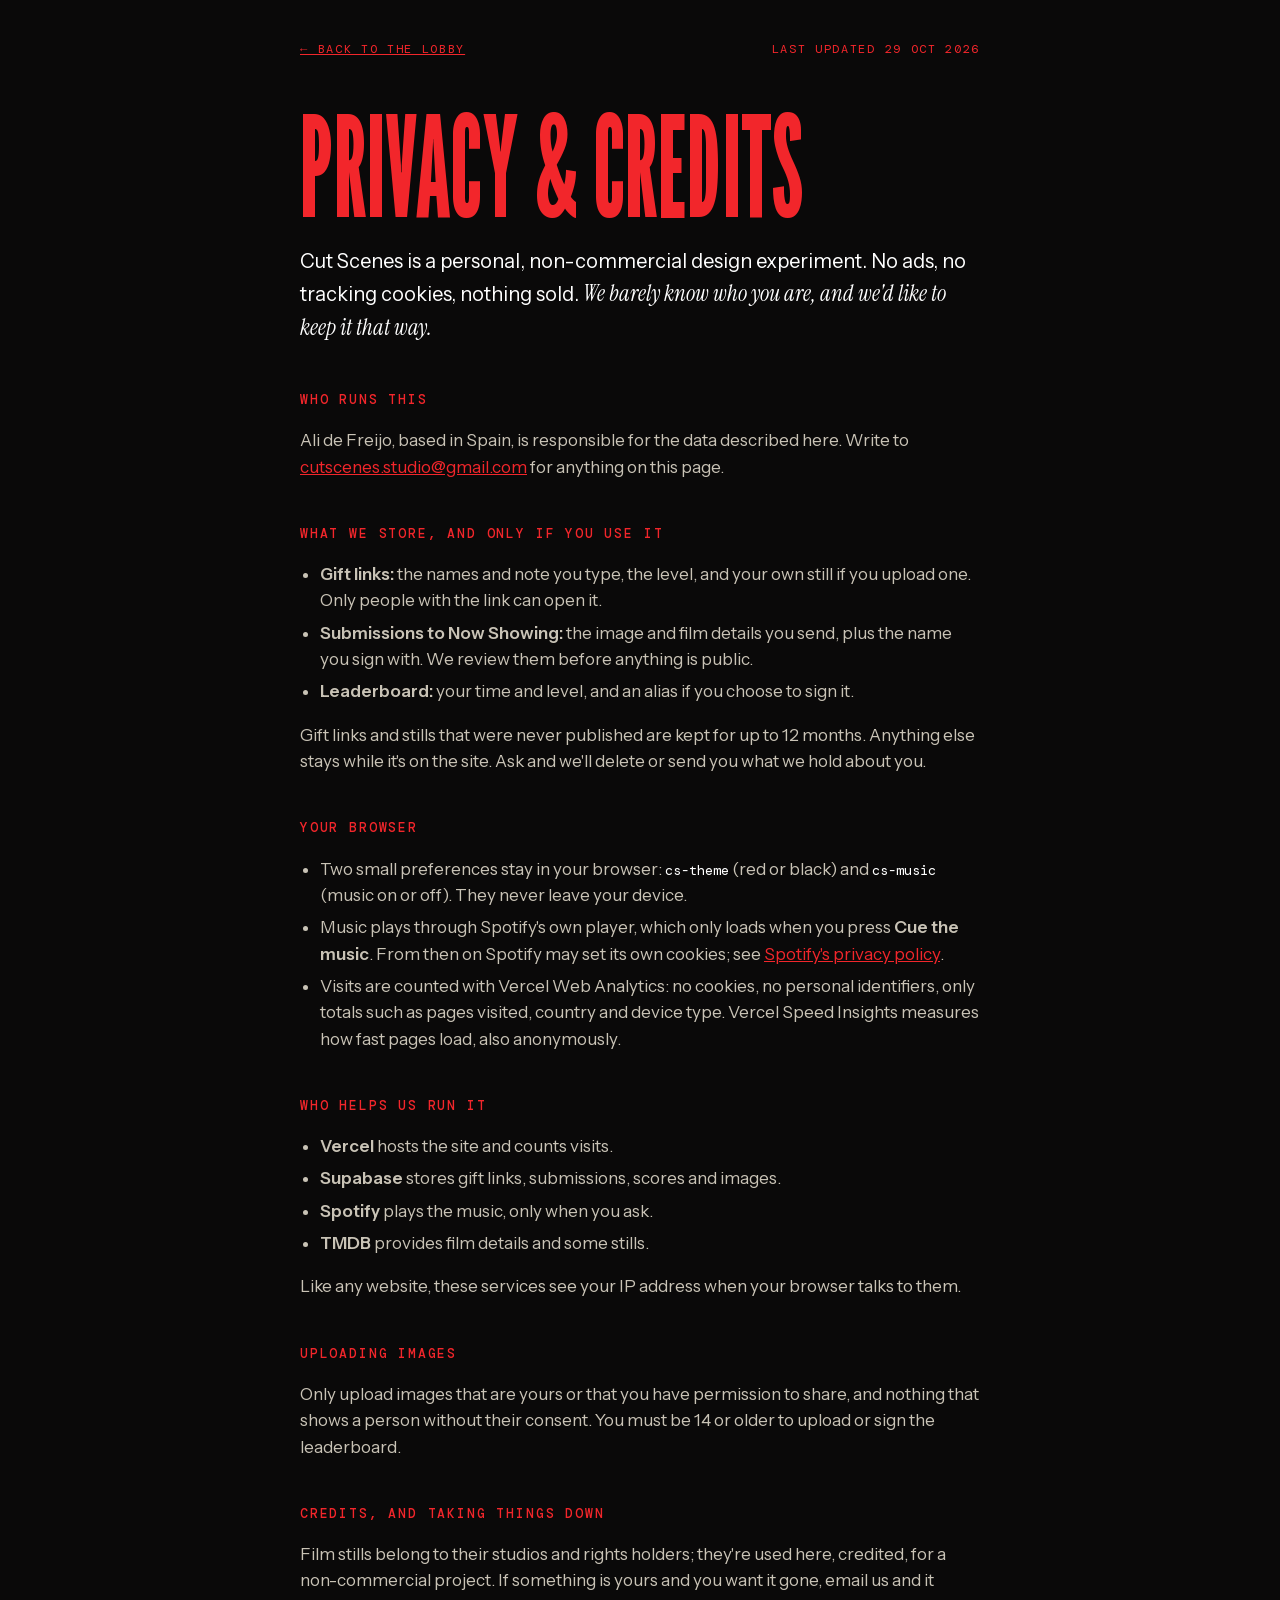
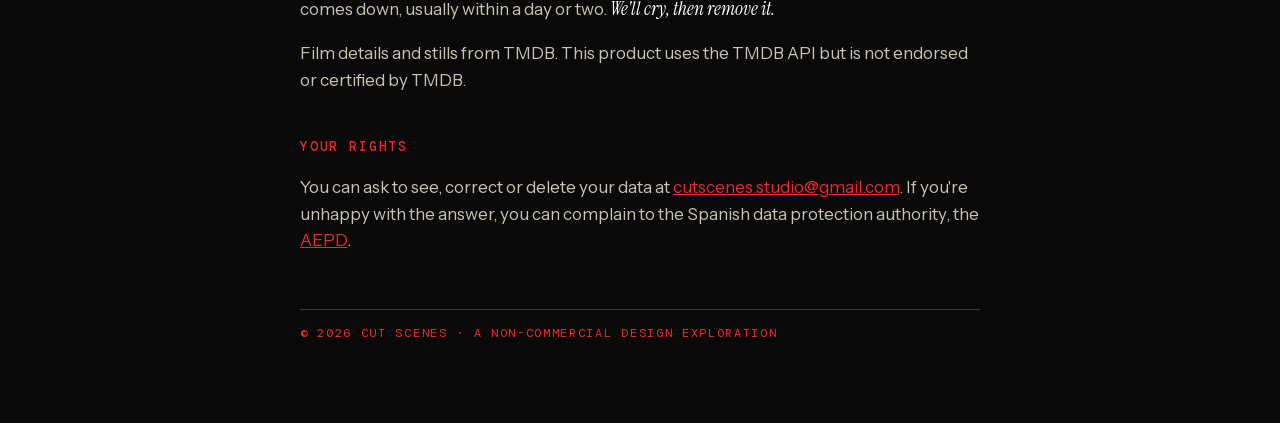
<file: privacy.html>
<!doctype html>
<html lang="en">
<head>
<meta charset="utf-8">
<meta name="viewport" content="width=device-width,initial-scale=1">
<title>Privacy &amp; credits · Cut Scenes</title>
<meta name="description" content="What Cut Scenes stores, what it doesn't, and who to ask to remove something.">
<link rel="icon" href="/icons/favicon-32.png" sizes="32x32" type="image/png">
<link rel="stylesheet" href="/css/fonts.css">
<style>
  :root{--bg:#0A0909;--ink:#F2262B;--soft:#c9c3b6}
  html{background:var(--bg)}
  body{margin:0;color:var(--soft);font-family:"Instrument Sans",system-ui,sans-serif;font-size:17px;line-height:1.55}
  main{max-width:680px;margin:0 auto;padding:40px 20px 80px}
  a{color:var(--ink)}
  .top{display:flex;justify-content:space-between;align-items:center;margin-bottom:48px}
  .mono{font-family:"DM Mono",ui-monospace,monospace;font-size:12px;letter-spacing:.14em;text-transform:uppercase;color:var(--ink)}
  h1{font-family:"League Gothic",Impact,sans-serif;font-variation-settings:"wdth" 75;font-weight:400;text-transform:uppercase;color:var(--ink);font-size:clamp(72px,16vw,140px);line-height:.85;margin:0 0 20px}
  h2{font-family:"DM Mono",ui-monospace,monospace;font-weight:500;font-size:13px;letter-spacing:.14em;text-transform:uppercase;color:var(--ink);margin:44px 0 10px}
  em{font-family:"Instrument Serif",serif;font-size:1.12em;color:#fff}
  ul{padding-left:20px}li{margin:6px 0}
  .lead{font-size:20px;color:#fff}
  code{font-family:"DM Mono",monospace;font-size:14px;color:#fff}
  footer{margin-top:56px;border-top:1px solid #3a3833;padding-top:14px}
</style>
</head>
<body>
<main>
  <div class="top"><a class="mono" href="/">← Back to the lobby</a><span class="mono">Last updated 29 Oct 2026</span></div>
  <h1>Privacy &amp; credits</h1>
  <p class="lead">Cut Scenes is a personal, non-commercial design experiment. No ads, no tracking cookies, nothing sold. <em>We barely know who you are, and we'd like to keep it that way.</em></p>

  <h2>Who runs this</h2>
  <p>Ali de Freijo, based in Spain, is responsible for the data described here. Write to <a href="mailto:cutscenes.studio@gmail.com">cutscenes.studio@gmail.com</a> for anything on this page.</p>

  <h2>What we store, and only if you use it</h2>
  <ul>
    <li><b>Gift links:</b> the names and note you type, the level, and your own still if you upload one. Only people with the link can open it.</li>
    <li><b>Submissions to Now Showing:</b> the image and film details you send, plus the name you sign with. We review them before anything is public.</li>
    <li><b>Leaderboard:</b> your time and level, and an alias if you choose to sign it.</li>
  </ul>
  <p>Gift links and stills that were never published are kept for up to 12 months. Anything else stays while it's on the site. Ask and we'll delete or send you what we hold about you.</p>

  <h2>Your browser</h2>
  <ul>
    <li>Two small preferences stay in your browser: <code>cs-theme</code> (red or black) and <code>cs-music</code> (music on or off). They never leave your device.</li>
    <li>Music plays through Spotify's own player, which only loads when you press <b>Cue the music</b>. From then on Spotify may set its own cookies; see <a href="https://www.spotify.com/legal/privacy-policy/" rel="noopener">Spotify's privacy policy</a>.</li>
    <li>Visits are counted with Vercel Web Analytics: no cookies, no personal identifiers, only totals such as pages visited, country and device type. Vercel Speed Insights measures how fast pages load, also anonymously.</li>
  </ul>

  <h2>Who helps us run it</h2>
  <ul>
    <li><b>Vercel</b> hosts the site and counts visits.</li>
    <li><b>Supabase</b> stores gift links, submissions, scores and images.</li>
    <li><b>Spotify</b> plays the music, only when you ask.</li>
    <li><b>TMDB</b> provides film details and some stills.</li>
  </ul>
  <p>Like any website, these services see your IP address when your browser talks to them.</p>

  <h2>Uploading images</h2>
  <p>Only upload images that are yours or that you have permission to share, and nothing that shows a person without their consent. You must be 14 or older to upload or sign the leaderboard.</p>

  <h2>Credits, and taking things down</h2>
  <p>Film stills belong to their studios and rights holders; they're used here, credited, for a non-commercial project. If something is yours and you want it gone, email us and it comes down, usually within a day or two. <em>We'll cry, then remove it.</em></p>
  <p>Film details and stills from TMDB. This product uses the TMDB API but is not endorsed or certified by TMDB.</p>

  <h2>Your rights</h2>
  <p>You can ask to see, correct or delete your data at <a href="mailto:cutscenes.studio@gmail.com">cutscenes.studio@gmail.com</a>. If you're unhappy with the answer, you can complain to the Spanish data protection authority, the <a href="https://www.aepd.es" rel="noopener">AEPD</a>.</p>

  <footer class="mono">© 2026 Cut Scenes · A non-commercial design exploration</footer>
</main>
</body>
</html>
</file>
<file: css/fonts.css>
/* Fonts served from this site (no Google Fonts request, so no visitor IP goes to Google).
   Source: Google Fonts, SIL Open Font License. */
/* latin-ext */
@font-face {
  font-family: 'DM Mono';
  font-style: normal;
  font-weight: 400;
  font-display: swap;
  src: url(../fonts/DMMono-normal-400-latin-ext.woff2) format('woff2');
  unicode-range: U+0100-02BA, U+02BD-02C5, U+02C7-02CC, U+02CE-02D7, U+02DD-02FF, U+0304, U+0308, U+0329, U+1D00-1DBF, U+1E00-1E9F, U+1EF2-1EFF, U+2020, U+20A0-20AB, U+20AD-20C4, U+2113, U+2C60-2C7F, U+A720-A7FF;
}
/* latin */
@font-face {
  font-family: 'DM Mono';
  font-style: normal;
  font-weight: 400;
  font-display: swap;
  src: url(../fonts/DMMono-normal-400-latin.woff2) format('woff2');
  unicode-range: U+0000-00FF, U+0131, U+0152-0153, U+02BB-02BC, U+02C6, U+02DA, U+02DC, U+0304, U+0308, U+0329, U+2000-206F, U+20AC, U+2122, U+2191, U+2193, U+2212, U+2215, U+FEFF, U+FFFD;
}
/* latin-ext */
@font-face {
  font-family: 'DM Mono';
  font-style: normal;
  font-weight: 500;
  font-display: swap;
  src: url(../fonts/DMMono-normal-500-latin-ext.woff2) format('woff2');
  unicode-range: U+0100-02BA, U+02BD-02C5, U+02C7-02CC, U+02CE-02D7, U+02DD-02FF, U+0304, U+0308, U+0329, U+1D00-1DBF, U+1E00-1E9F, U+1EF2-1EFF, U+2020, U+20A0-20AB, U+20AD-20C4, U+2113, U+2C60-2C7F, U+A720-A7FF;
}
/* latin */
@font-face {
  font-family: 'DM Mono';
  font-style: normal;
  font-weight: 500;
  font-display: swap;
  src: url(../fonts/DMMono-normal-500-latin.woff2) format('woff2');
  unicode-range: U+0000-00FF, U+0131, U+0152-0153, U+02BB-02BC, U+02C6, U+02DA, U+02DC, U+0304, U+0308, U+0329, U+2000-206F, U+20AC, U+2122, U+2191, U+2193, U+2212, U+2215, U+FEFF, U+FFFD;
}
/* latin-ext */
@font-face {
  font-family: 'Instrument Sans';
  font-style: normal;
  font-weight: 400;
  font-stretch: 100%;
  font-display: swap;
  src: url(../fonts/InstrumentSans-normal-400-latin-ext.woff2) format('woff2');
  unicode-range: U+0100-02BA, U+02BD-02C5, U+02C7-02CC, U+02CE-02D7, U+02DD-02FF, U+0304, U+0308, U+0329, U+1D00-1DBF, U+1E00-1E9F, U+1EF2-1EFF, U+2020, U+20A0-20AB, U+20AD-20C4, U+2113, U+2C60-2C7F, U+A720-A7FF;
}
/* latin */
@font-face {
  font-family: 'Instrument Sans';
  font-style: normal;
  font-weight: 400;
  font-stretch: 100%;
  font-display: swap;
  src: url(../fonts/InstrumentSans-normal-400-latin.woff2) format('woff2');
  unicode-range: U+0000-00FF, U+0131, U+0152-0153, U+02BB-02BC, U+02C6, U+02DA, U+02DC, U+0304, U+0308, U+0329, U+2000-206F, U+20AC, U+2122, U+2191, U+2193, U+2212, U+2215, U+FEFF, U+FFFD;
}
/* latin-ext */
@font-face {
  font-family: 'Instrument Sans';
  font-style: normal;
  font-weight: 500;
  font-stretch: 100%;
  font-display: swap;
  src: url(../fonts/InstrumentSans-normal-400-latin-ext.woff2) format('woff2');
  unicode-range: U+0100-02BA, U+02BD-02C5, U+02C7-02CC, U+02CE-02D7, U+02DD-02FF, U+0304, U+0308, U+0329, U+1D00-1DBF, U+1E00-1E9F, U+1EF2-1EFF, U+2020, U+20A0-20AB, U+20AD-20C4, U+2113, U+2C60-2C7F, U+A720-A7FF;
}
/* latin */
@font-face {
  font-family: 'Instrument Sans';
  font-style: normal;
  font-weight: 500;
  font-stretch: 100%;
  font-display: swap;
  src: url(../fonts/InstrumentSans-normal-400-latin.woff2) format('woff2');
  unicode-range: U+0000-00FF, U+0131, U+0152-0153, U+02BB-02BC, U+02C6, U+02DA, U+02DC, U+0304, U+0308, U+0329, U+2000-206F, U+20AC, U+2122, U+2191, U+2193, U+2212, U+2215, U+FEFF, U+FFFD;
}
/* latin-ext */
@font-face {
  font-family: 'Instrument Sans';
  font-style: normal;
  font-weight: 600;
  font-stretch: 100%;
  font-display: swap;
  src: url(../fonts/InstrumentSans-normal-400-latin-ext.woff2) format('woff2');
  unicode-range: U+0100-02BA, U+02BD-02C5, U+02C7-02CC, U+02CE-02D7, U+02DD-02FF, U+0304, U+0308, U+0329, U+1D00-1DBF, U+1E00-1E9F, U+1EF2-1EFF, U+2020, U+20A0-20AB, U+20AD-20C4, U+2113, U+2C60-2C7F, U+A720-A7FF;
}
/* latin */
@font-face {
  font-family: 'Instrument Sans';
  font-style: normal;
  font-weight: 600;
  font-stretch: 100%;
  font-display: swap;
  src: url(../fonts/InstrumentSans-normal-400-latin.woff2) format('woff2');
  unicode-range: U+0000-00FF, U+0131, U+0152-0153, U+02BB-02BC, U+02C6, U+02DA, U+02DC, U+0304, U+0308, U+0329, U+2000-206F, U+20AC, U+2122, U+2191, U+2193, U+2212, U+2215, U+FEFF, U+FFFD;
}
/* latin-ext */
@font-face {
  font-family: 'Instrument Serif';
  font-style: italic;
  font-weight: 400;
  font-display: swap;
  src: url(../fonts/InstrumentSerif-italic-400-latin-ext.woff2) format('woff2');
  unicode-range: U+0100-02BA, U+02BD-02C5, U+02C7-02CC, U+02CE-02D7, U+02DD-02FF, U+0304, U+0308, U+0329, U+1D00-1DBF, U+1E00-1E9F, U+1EF2-1EFF, U+2020, U+20A0-20AB, U+20AD-20C4, U+2113, U+2C60-2C7F, U+A720-A7FF;
}
/* latin */
@font-face {
  font-family: 'Instrument Serif';
  font-style: italic;
  font-weight: 400;
  font-display: swap;
  src: url(../fonts/InstrumentSerif-italic-400-latin.woff2) format('woff2');
  unicode-range: U+0000-00FF, U+0131, U+0152-0153, U+02BB-02BC, U+02C6, U+02DA, U+02DC, U+0304, U+0308, U+0329, U+2000-206F, U+20AC, U+2122, U+2191, U+2193, U+2212, U+2215, U+FEFF, U+FFFD;
}
/* latin-ext */
@font-face {
  font-family: 'Instrument Serif';
  font-style: normal;
  font-weight: 400;
  font-display: swap;
  src: url(../fonts/InstrumentSerif-normal-400-latin-ext.woff2) format('woff2');
  unicode-range: U+0100-02BA, U+02BD-02C5, U+02C7-02CC, U+02CE-02D7, U+02DD-02FF, U+0304, U+0308, U+0329, U+1D00-1DBF, U+1E00-1E9F, U+1EF2-1EFF, U+2020, U+20A0-20AB, U+20AD-20C4, U+2113, U+2C60-2C7F, U+A720-A7FF;
}
/* latin */
@font-face {
  font-family: 'Instrument Serif';
  font-style: normal;
  font-weight: 400;
  font-display: swap;
  src: url(../fonts/InstrumentSerif-normal-400-latin.woff2) format('woff2');
  unicode-range: U+0000-00FF, U+0131, U+0152-0153, U+02BB-02BC, U+02C6, U+02DA, U+02DC, U+0304, U+0308, U+0329, U+2000-206F, U+20AC, U+2122, U+2191, U+2193, U+2212, U+2215, U+FEFF, U+FFFD;
}
/* latin-ext */
@font-face {
  font-family: 'League Gothic';
  font-style: normal;
  font-weight: 400;
  font-stretch: 75% 100%;
  font-display: swap;
  src: url(../fonts/LeagueGothic-normal-400-latin-ext.woff2) format('woff2');
  unicode-range: U+0100-02BA, U+02BD-02C5, U+02C7-02CC, U+02CE-02D7, U+02DD-02FF, U+0304, U+0308, U+0329, U+1D00-1DBF, U+1E00-1E9F, U+1EF2-1EFF, U+2020, U+20A0-20AB, U+20AD-20C4, U+2113, U+2C60-2C7F, U+A720-A7FF;
}
/* latin */
@font-face {
  font-family: 'League Gothic';
  font-style: normal;
  font-weight: 400;
  font-stretch: 75% 100%;
  font-display: swap;
  src: url(../fonts/LeagueGothic-normal-400-latin.woff2) format('woff2');
  unicode-range: U+0000-00FF, U+0131, U+0152-0153, U+02BB-02BC, U+02C6, U+02DA, U+02DC, U+0304, U+0308, U+0329, U+2000-206F, U+20AC, U+2122, U+2191, U+2193, U+2212, U+2215, U+FEFF, U+FFFD;
}
</file>
